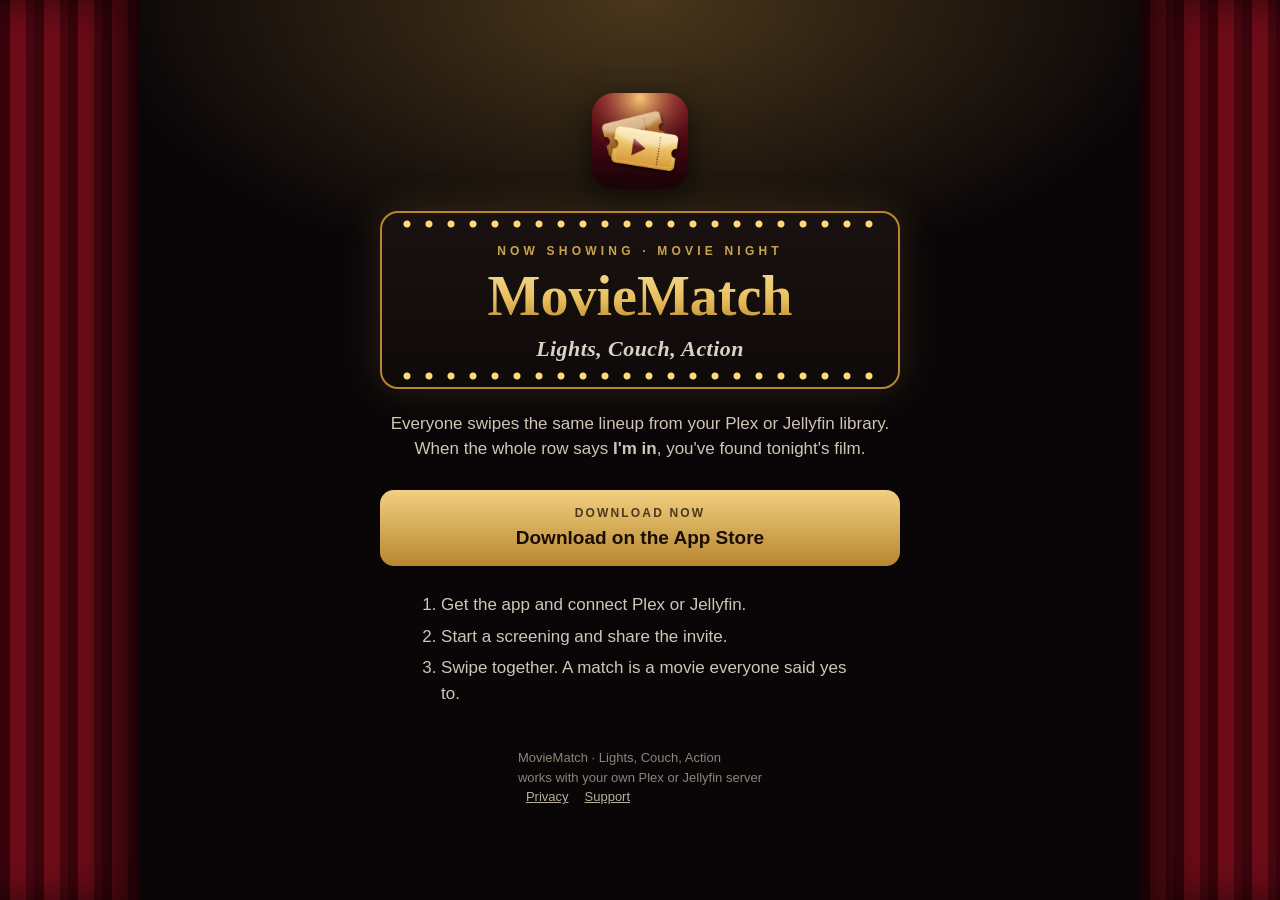
<file: index.html>
<!doctype html>
<html lang="en">
<head>
<meta charset="utf-8">
<meta name="viewport" content="width=device-width, initial-scale=1, viewport-fit=cover">
<title>MovieMatch · Lights, Couch, Action</title>
<meta name="description" content="Lights, Couch, Action. Swipe your Plex or Jellyfin library together, and when everyone's in, it's showtime.">
<!-- Safari shows an "Open / Get" App Store banner when this is filled in (build.sh does it). -->
<meta name="apple-itunes-app" content="app-id=6839865876">
<meta property="og:type" content="website">
<meta property="og:site_name" content="MovieMatch">
<meta property="og:title" content="MovieMatch · Lights, Couch, Action">
<meta property="og:description" content="Lights, Couch, Action. Swipe your Plex or Jellyfin library together, and when everyone's in, it's showtime.">
<meta property="og:url" content="https://moviematch.kportal.net/">
<meta property="og:image" content="https://moviematch.kportal.net/og.png">
<meta property="og:image:width" content="1200">
<meta property="og:image:height" content="630">
<meta name="twitter:card" content="summary_large_image">
<meta name="theme-color" content="#0a0608">
<link rel="apple-touch-icon" href="apple-touch-icon.png">
<link rel="icon" href="icon.png">
<link rel="stylesheet" href="style.css">
</head>
<body>
<main>
  <img class="icon" src="icon.png" alt="">
  <div class="marquee">
    <div class="kicker">NOW SHOWING · MOVIE NIGHT</div>
    <h1>MovieMatch</h1>
    <p class="slogan">Lights, Couch, Action</p>
  </div>
  <p class="lead">Everyone swipes the same lineup from your Plex or Jellyfin library. When the whole row says <strong>I'm in</strong>, you've found tonight's film.</p>
  <a class="btn primary download" href="https://apps.apple.com/app/id6839865876"><span class="dl-kicker">Download now</span><span class="dl-main">Download on the App Store</span></a>
  <ol class="steps">
    <li>Get the app and connect Plex or Jellyfin.</li>
    <li>Start a screening and share the invite.</li>
    <li>Swipe together. A match is a movie everyone said yes to.</li>
  </ol>
</main>
<footer>MovieMatch · Lights, Couch, Action<br>works with your own Plex or Jellyfin server<br><a href="privacy/">Privacy</a><a href="support/">Support</a></footer>
</body>
</html>
</file>
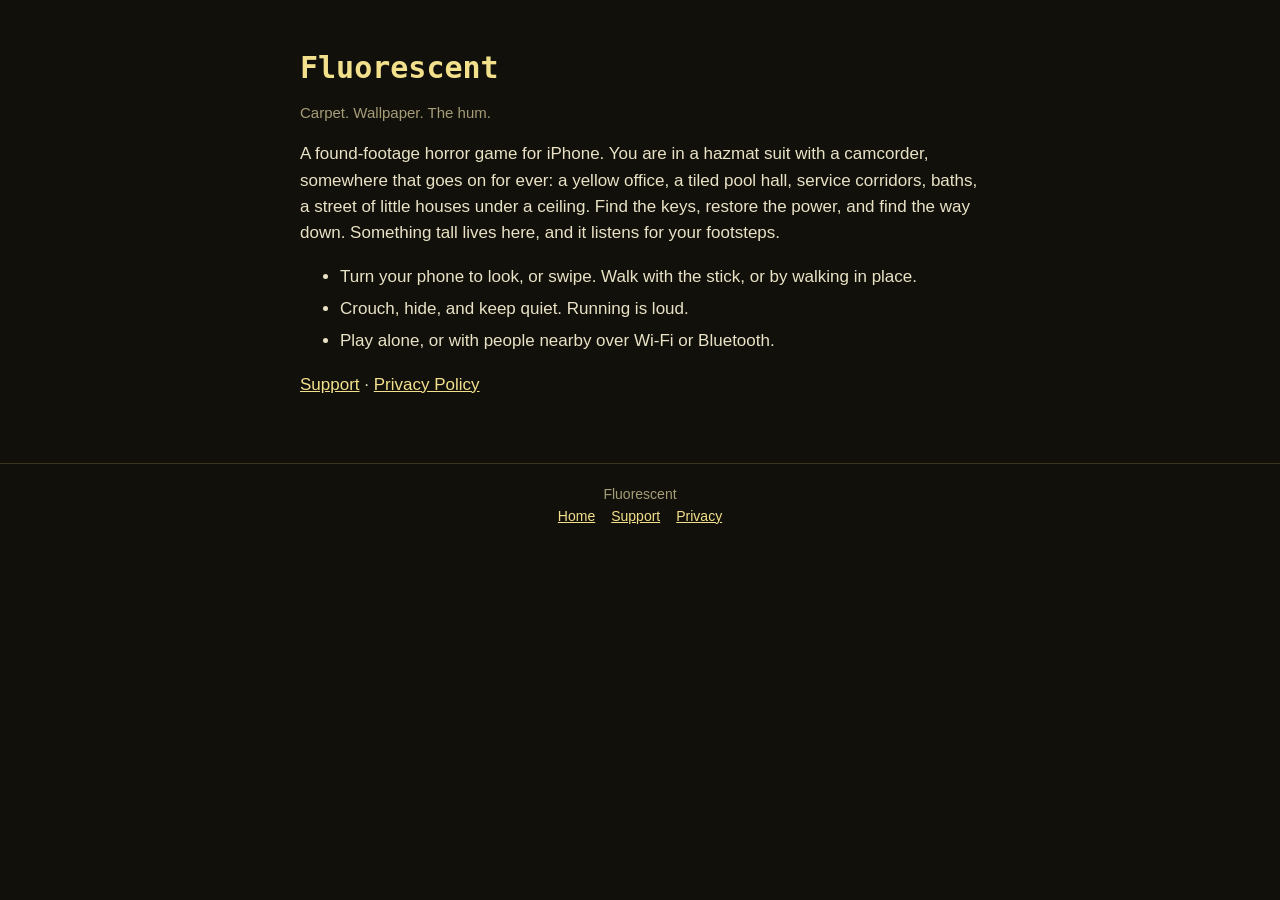
<file: fluorescent/index.html>
<!doctype html>
<html lang="en">
<head>
<meta charset="utf-8">
<meta name="viewport" content="width=device-width, initial-scale=1, viewport-fit=cover">
<title>Fluorescent</title>
<meta name="description" content="Fluorescent: a found-footage horror game for iPhone. Endless halls, one tape, something tall that listens.">
<meta name="theme-color" content="#12100a">
<style>
:root{color-scheme:dark}
body{margin:0;background:#12100a;color:#e9e2c6;font:17px/1.55 -apple-system,BlinkMacSystemFont,"Segoe UI",sans-serif}
main{max-width:680px;margin:0 auto;padding:32px 22px 48px}
h1{font:600 30px/1.2 ui-monospace,Menlo,monospace;color:#f2e08c;margin:18px 0 6px}
h2{font:600 19px/1.3 ui-monospace,Menlo,monospace;color:#f2e08c;margin:30px 0 8px}
a{color:#f2e08c}
.updated,.tag{color:#a59c78;font-size:15px}
nav a{font:15px ui-monospace,Menlo,monospace;text-decoration:none}
footer{border-top:1px solid #3a341f;color:#a59c78;font-size:14px;text-align:center;padding:20px}
footer a{margin:0 8px}
li{margin:6px 0}
</style>
</head>
<body>
<main>
  <h1>Fluorescent</h1>
  <p class="tag">Carpet. Wallpaper. The hum.</p>
  <p>A found-footage horror game for iPhone. You are in a hazmat suit with a camcorder, somewhere that goes on for ever: a yellow office, a tiled pool hall, service corridors, baths, a street of little houses under a ceiling. Find the keys, restore the power, and find the way down. Something tall lives here, and it listens for your footsteps.</p>
  <ul>
    <li>Turn your phone to look, or swipe. Walk with the stick, or by walking in place.</li>
    <li>Crouch, hide, and keep quiet. Running is loud.</li>
    <li>Play alone, or with people nearby over Wi-Fi or Bluetooth.</li>
  </ul>
  <p><a href="support/">Support</a> · <a href="privacy/">Privacy Policy</a></p>
</main>
<footer>Fluorescent<br><a href="./">Home</a><a href="./support/">Support</a><a href="./privacy/">Privacy</a></footer>
</body>
</html>
</file>
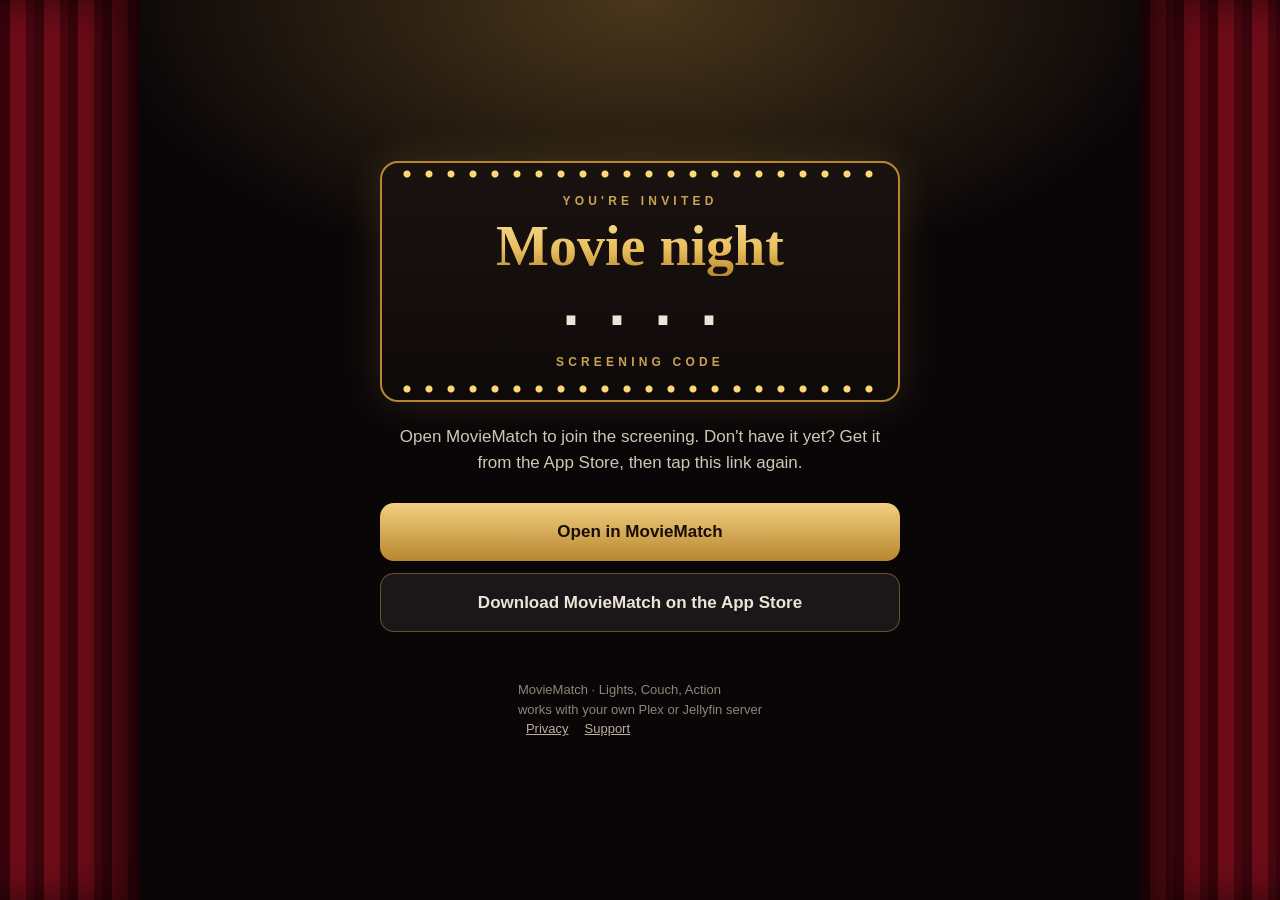
<file: join/index.html>
<!doctype html>
<html lang="en">
<head>
<meta charset="utf-8">
<meta name="viewport" content="width=device-width, initial-scale=1, viewport-fit=cover">
<title>You're invited to a MovieMatch screening</title>
<meta name="description" content="Lights, Couch, Action. Join the screening and swipe movies together. When everyone's in, it's showtime.">
<meta name="apple-itunes-app" content="app-id=6839865876">
<!-- iMessage builds the link bubble from these tags. -->
<meta property="og:type" content="website">
<meta property="og:site_name" content="MovieMatch">
<meta property="og:title" content="You're invited to movie night 🎟️">
<meta property="og:description" content="Lights, Couch, Action. Join my MovieMatch screening and swipe together. When everyone's in, it's showtime.">
<meta property="og:image" content="https://moviematch.kportal.net/og.png">
<meta property="og:image:width" content="1200">
<meta property="og:image:height" content="630">
<meta name="twitter:card" content="summary_large_image">
<meta name="theme-color" content="#0a0608">
<link rel="apple-touch-icon" href="../apple-touch-icon.png">
<link rel="icon" href="../icon.png">
<link rel="stylesheet" href="../style.css">
</head>
<body>
<main>
  <div class="marquee">
    <div class="kicker">YOU'RE INVITED</div>
    <h1>Movie night</h1>
    <div class="code" id="code" aria-label="Screening code">····</div>
    <div class="kicker" style="margin-top:8px">SCREENING CODE</div>
  </div>
  <p class="lead">Open MovieMatch to join the screening. Don't have it yet? Get it from the App Store, then tap this link again.</p>
  <a class="btn primary" id="open" href="moviematch://">Open in MovieMatch</a>
  <a class="btn secondary" href="https://apps.apple.com/app/id6839865876">Download MovieMatch on the App Store</a>
</main>
<footer>MovieMatch · Lights, Couch, Action<br>works with your own Plex or Jellyfin server<br><a href="../privacy/">Privacy</a><a href="../support/">Support</a></footer>
<script>
  // /join/ABCD (or /join/?code=ABCD): show the code and point the button at the app.
  (function () {
    // Works at the site root or under a sub-path (GitHub Pages: /moviematch-site/join/...).
    var parts = location.pathname.split("/").filter(Boolean);
    var j = parts.indexOf("join");
    var fromPath = j >= 0 && parts[j + 1] && parts[j + 1] !== "index.html" ? parts[j + 1] : "";
    var raw = (fromPath || new URLSearchParams(location.search).get("code") || "").toUpperCase();
    if (!/^[A-Z]{4}$/.test(raw)) return;
    var el = document.getElementById("code");
    el.textContent = raw;
    el.setAttribute("aria-label", "Screening code " + raw.split("").join(" "));
    document.getElementById("open").href = "moviematch://join/" + raw;
    document.title = "Join screening " + raw + " on MovieMatch";
  })();
</script>
</body>
</html>
</file>
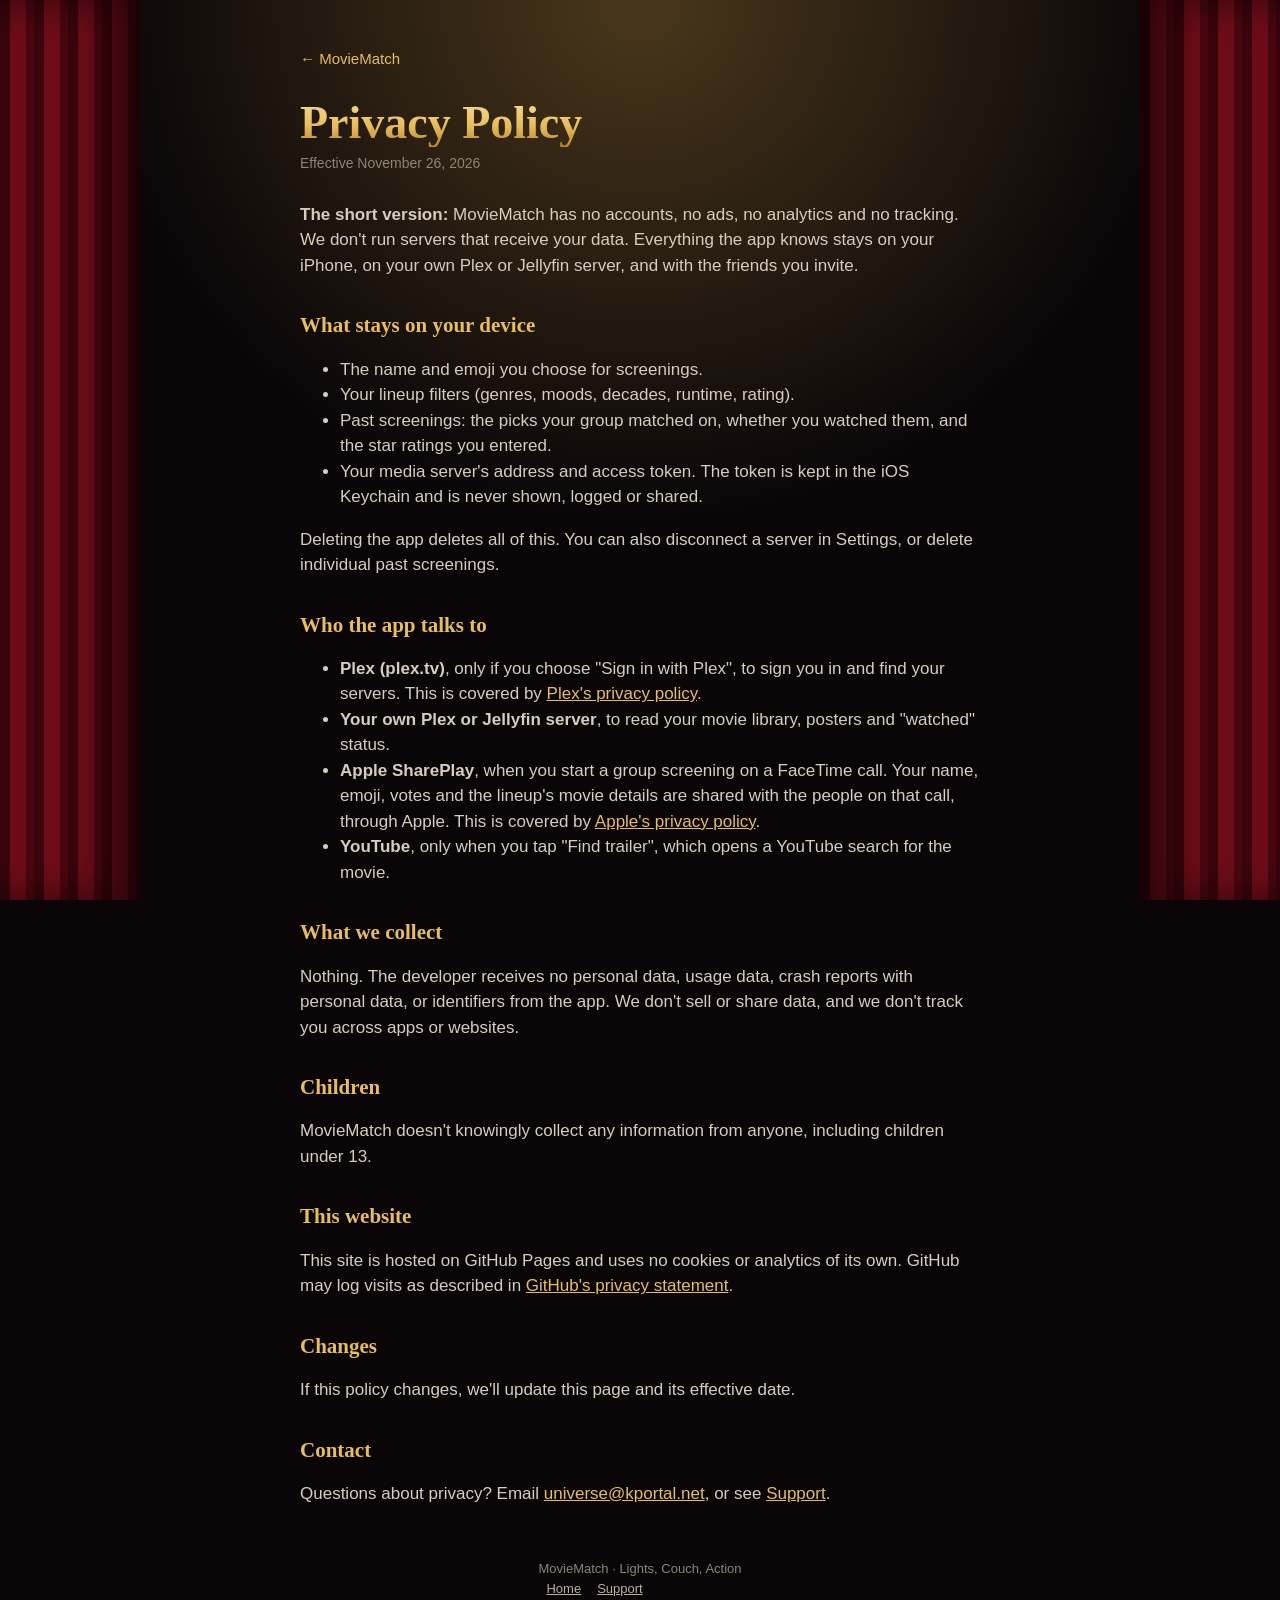
<file: privacy/index.html>
<!doctype html>
<html lang="en">
<head>
<meta charset="utf-8">
<meta name="viewport" content="width=device-width, initial-scale=1, viewport-fit=cover">
<title>Privacy Policy · MovieMatch</title>
<meta name="description" content="MovieMatch privacy policy: no accounts, no tracking, no ads. Your data stays on your device and your own media server.">
<meta name="theme-color" content="#0a0608">
<link rel="icon" href="../icon.png">
<link rel="stylesheet" href="../style.css">
</head>
<body>
<main class="doc">
  <nav class="top"><a href="../">← MovieMatch</a></nav>
  <h1>Privacy Policy</h1>
  <p class="updated">Effective November 26, 2026</p>

  <p><strong>The short version:</strong> MovieMatch has no accounts, no ads, no analytics and no tracking. We don't run servers that receive your data. Everything the app knows stays on your iPhone, on your own Plex or Jellyfin server, and with the friends you invite.</p>

  <h2>What stays on your device</h2>
  <ul>
    <li>The name and emoji you choose for screenings.</li>
    <li>Your lineup filters (genres, moods, decades, runtime, rating).</li>
    <li>Past screenings: the picks your group matched on, whether you watched them, and the star ratings you entered.</li>
    <li>Your media server's address and access token. The token is kept in the iOS Keychain and is never shown, logged or shared.</li>
  </ul>
  <p>Deleting the app deletes all of this. You can also disconnect a server in Settings, or delete individual past screenings.</p>

  <h2>Who the app talks to</h2>
  <ul>
    <li><strong>Plex (plex.tv)</strong>, only if you choose "Sign in with Plex", to sign you in and find your servers. This is covered by <a href="https://www.plex.tv/about/privacy-legal/">Plex's privacy policy</a>.</li>
    <li><strong>Your own Plex or Jellyfin server</strong>, to read your movie library, posters and "watched" status.</li>
    <li><strong>Apple SharePlay</strong>, when you start a group screening on a FaceTime call. Your name, emoji, votes and the lineup's movie details are shared with the people on that call, through Apple. This is covered by <a href="https://www.apple.com/legal/privacy/">Apple's privacy policy</a>.</li>
    <li><strong>YouTube</strong>, only when you tap "Find trailer", which opens a YouTube search for the movie.</li>
  </ul>

  <h2>What we collect</h2>
  <p>Nothing. The developer receives no personal data, usage data, crash reports with personal data, or identifiers from the app. We don't sell or share data, and we don't track you across apps or websites.</p>

  <h2>Children</h2>
  <p>MovieMatch doesn't knowingly collect any information from anyone, including children under 13.</p>

  <h2>This website</h2>
  <p>This site is hosted on GitHub Pages and uses no cookies or analytics of its own. GitHub may log visits as described in <a href="https://docs.github.com/en/site-policy/privacy-policies/github-general-privacy-statement">GitHub's privacy statement</a>.</p>

  <h2>Changes</h2>
  <p>If this policy changes, we'll update this page and its effective date.</p>

  <h2>Contact</h2>
  <p>Questions about privacy? Email <a href="mailto:universe@kportal.net?subject=MovieMatch%20privacy">universe@kportal.net</a>, or see <a href="../support/">Support</a>.</p>
</main>
<footer>MovieMatch · Lights, Couch, Action<br><a href="../">Home</a><a href="../support/">Support</a></footer>
</body>
</html>
</file>
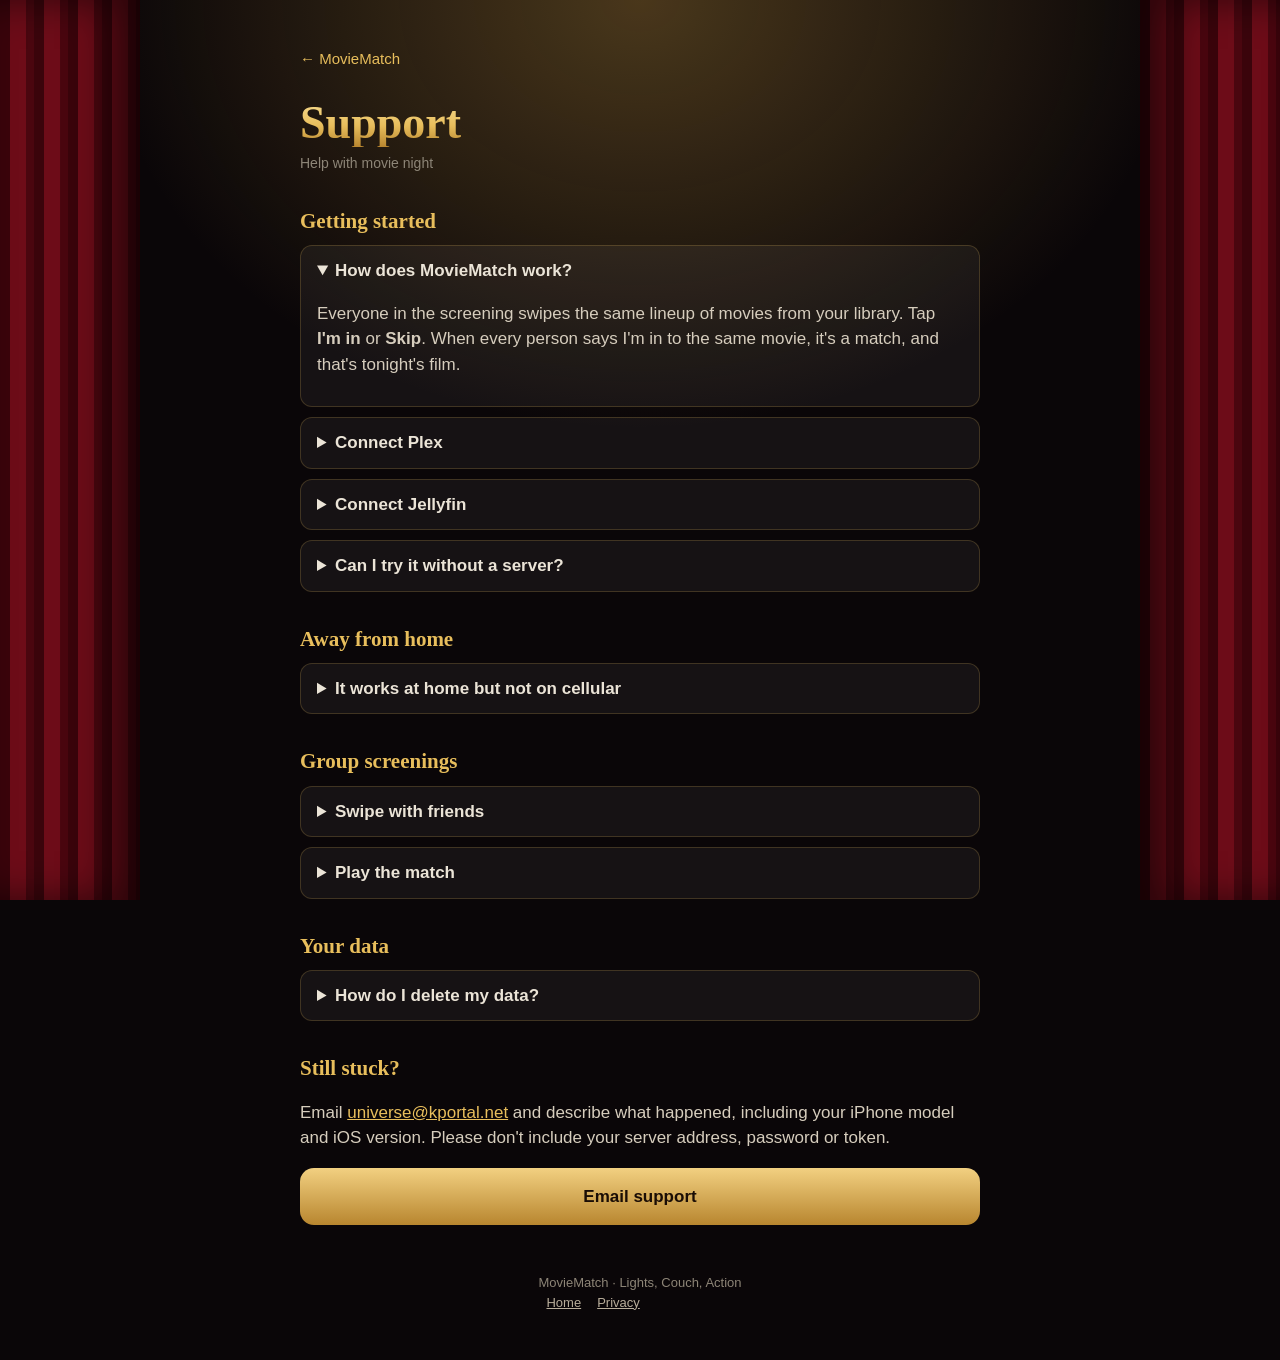
<file: support/index.html>
<!doctype html>
<html lang="en">
<head>
<meta charset="utf-8">
<meta name="viewport" content="width=device-width, initial-scale=1, viewport-fit=cover">
<title>Support · MovieMatch</title>
<meta name="description" content="Help with MovieMatch: connecting Plex or Jellyfin, watching away from home, and group screenings with SharePlay.">
<meta name="theme-color" content="#0a0608">
<link rel="icon" href="../icon.png">
<link rel="stylesheet" href="../style.css">
</head>
<body>
<main class="doc">
  <nav class="top"><a href="../">← MovieMatch</a></nav>
  <h1>Support</h1>
  <p class="updated">Help with movie night</p>

  <h2>Getting started</h2>
  <details open><summary>How does MovieMatch work?</summary>
    <p>Everyone in the screening swipes the same lineup of movies from your library. Tap <strong>I'm in</strong> or <strong>Skip</strong>. When every person says I'm in to the same movie, it's a match, and that's tonight's film.</p></details>
  <details><summary>Connect Plex</summary>
    <p>Open Settings → <strong>Sign in with Plex</strong>, approve in the browser, then pick your server. You can also enter a server address and token by hand under "Manual setup".</p></details>
  <details><summary>Connect Jellyfin</summary>
    <p>Open Settings → <strong>Jellyfin</strong>, enter your server address (for example <code>http://192.168.1.20:8096</code> or your public address), your username and password. Your password is only used to sign in and isn't stored; the app keeps an access token in the Keychain.</p></details>
  <details><summary>Can I try it without a server?</summary>
    <p>Yes. Without a server, MovieMatch uses a set of demo movies with simulated friends so you can see how it works.</p></details>

  <h2>Away from home</h2>
  <details><summary>It works at home but not on cellular</summary>
    <p>MovieMatch talks to your own media server, so the server must be reachable from outside your home. For Plex, turn on <strong>Remote Access</strong> in your server's settings. MovieMatch automatically switches between your server's home and remote addresses. For Jellyfin, use an address that works outside your network, such as a reverse proxy or VPN.</p></details>

  <h2>Group screenings</h2>
  <details><summary>Swipe with friends</summary>
    <p>Start a FaceTime call, choose <strong>SharePlay</strong> as the session type, then tap Start the show. Everyone on the call who has MovieMatch can join from the SharePlay banner.</p></details>
  <details><summary>Play the match</summary>
    <p>Open the match and tap <strong>Play on Plex</strong> or <strong>Play on Jellyfin</strong> to open the movie on your server.</p></details>

  <h2>Your data</h2>
  <details><summary>How do I delete my data?</summary>
    <p>Disconnect your server in Settings, swipe to delete past screenings, or delete the app to remove everything. See the <a href="../privacy/">Privacy Policy</a>.</p></details>

  <h2>Still stuck?</h2>
  <p>Email <a href="mailto:universe@kportal.net?subject=MovieMatch%20support">universe@kportal.net</a> and describe what happened, including your iPhone model and iOS version. Please don't include your server address, password or token.</p>
  <a class="btn primary" style="text-align:center" href="mailto:universe@kportal.net?subject=MovieMatch%20support">Email support</a>
</main>
<footer>MovieMatch · Lights, Couch, Action<br><a href="../">Home</a><a href="../privacy/">Privacy</a></footer>
</body>
</html>
</file>
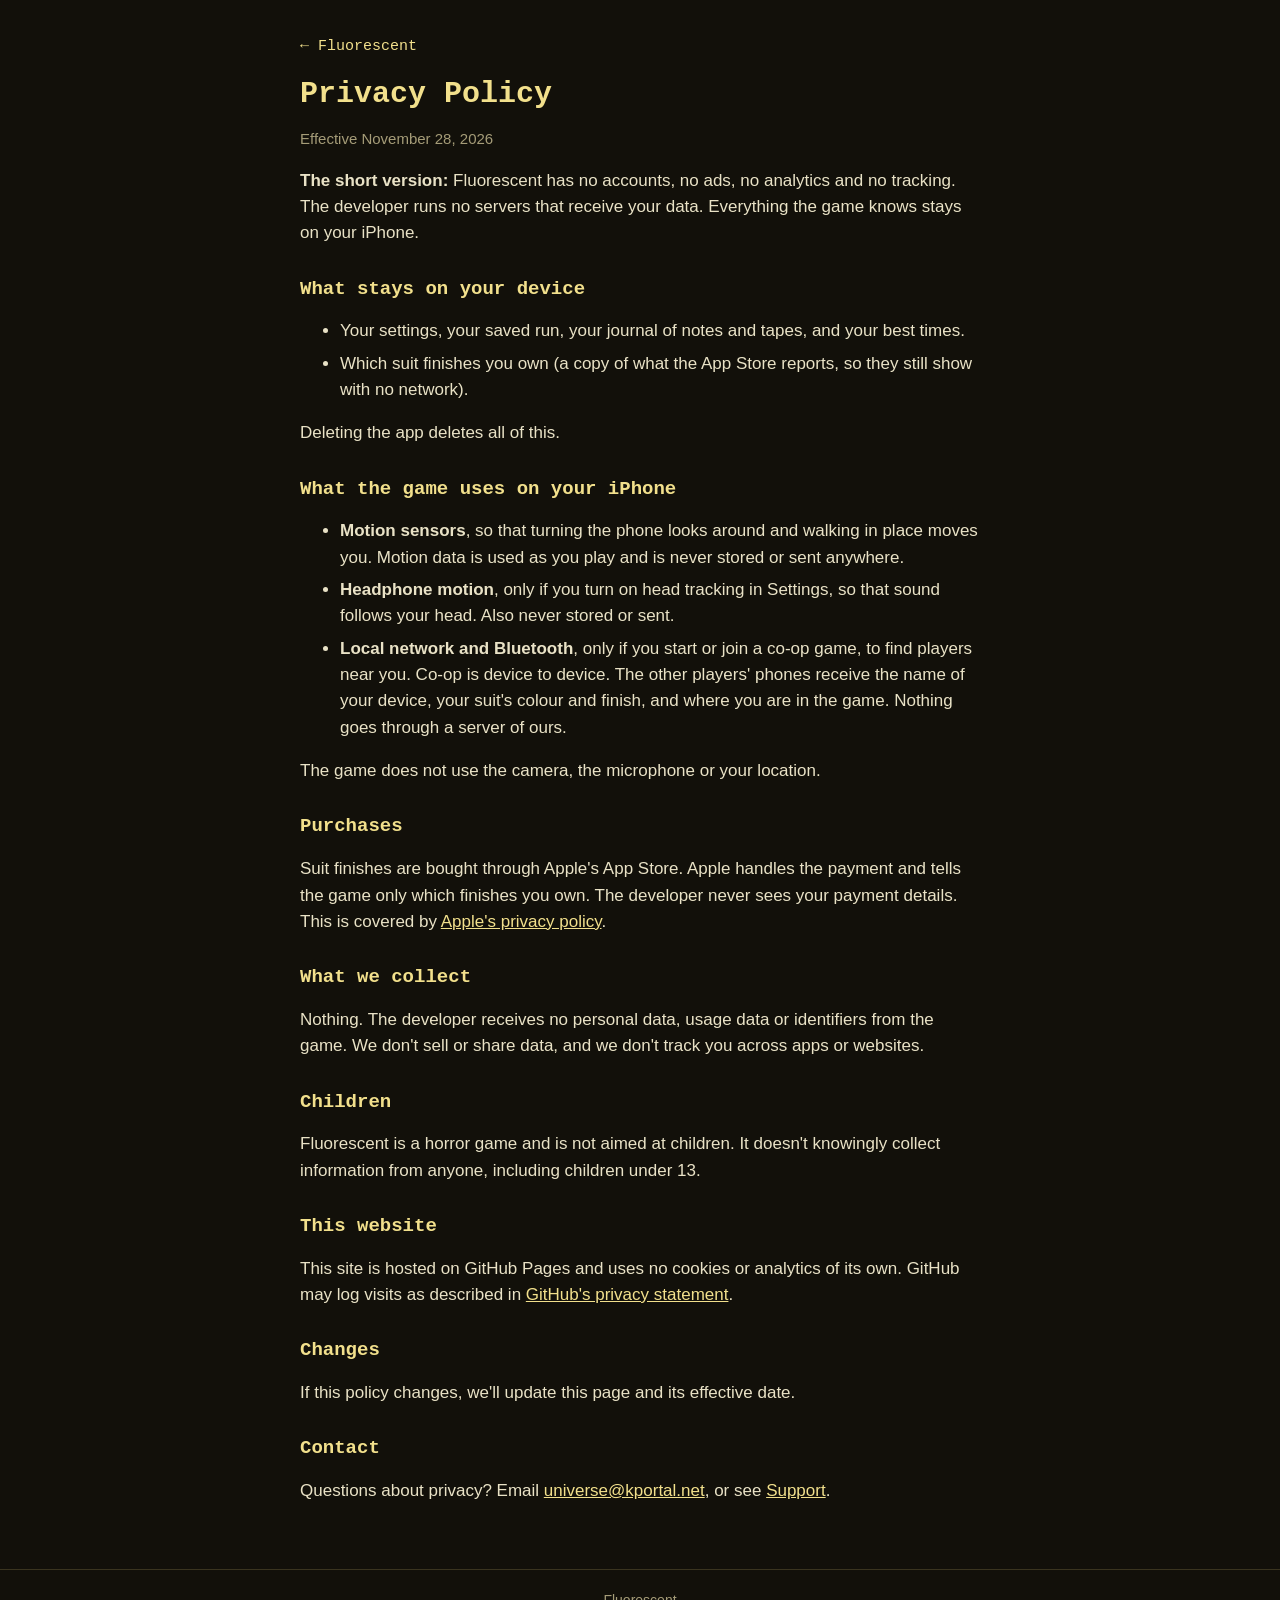
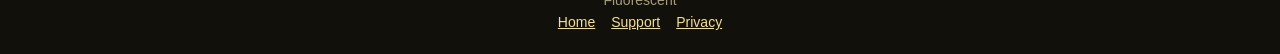
<file: fluorescent/privacy/index.html>
<!doctype html>
<html lang="en">
<head>
<meta charset="utf-8">
<meta name="viewport" content="width=device-width, initial-scale=1, viewport-fit=cover">
<title>Privacy Policy · Fluorescent</title>
<meta name="description" content="Fluorescent privacy policy: no accounts, no ads, no analytics, no tracking. Nothing leaves your iPhone.">
<meta name="theme-color" content="#12100a">
<style>
:root{color-scheme:dark}
body{margin:0;background:#12100a;color:#e9e2c6;font:17px/1.55 -apple-system,BlinkMacSystemFont,"Segoe UI",sans-serif}
main{max-width:680px;margin:0 auto;padding:32px 22px 48px}
h1{font:600 30px/1.2 ui-monospace,Menlo,monospace;color:#f2e08c;margin:18px 0 6px}
h2{font:600 19px/1.3 ui-monospace,Menlo,monospace;color:#f2e08c;margin:30px 0 8px}
a{color:#f2e08c}
.updated,.tag{color:#a59c78;font-size:15px}
nav a{font:15px ui-monospace,Menlo,monospace;text-decoration:none}
footer{border-top:1px solid #3a341f;color:#a59c78;font-size:14px;text-align:center;padding:20px}
footer a{margin:0 8px}
li{margin:6px 0}
</style>
</head>
<body>
<main>
  <nav><a href="../">← Fluorescent</a></nav>
  <h1>Privacy Policy</h1>
  <p class="updated">Effective November 28, 2026</p>

  <p><strong>The short version:</strong> Fluorescent has no accounts, no ads, no analytics and no tracking. The developer runs no servers that receive your data. Everything the game knows stays on your iPhone.</p>

  <h2>What stays on your device</h2>
  <ul>
    <li>Your settings, your saved run, your journal of notes and tapes, and your best times.</li>
    <li>Which suit finishes you own (a copy of what the App Store reports, so they still show with no network).</li>
  </ul>
  <p>Deleting the app deletes all of this.</p>

  <h2>What the game uses on your iPhone</h2>
  <ul>
    <li><strong>Motion sensors</strong>, so that turning the phone looks around and walking in place moves you. Motion data is used as you play and is never stored or sent anywhere.</li>
    <li><strong>Headphone motion</strong>, only if you turn on head tracking in Settings, so that sound follows your head. Also never stored or sent.</li>
    <li><strong>Local network and Bluetooth</strong>, only if you start or join a co-op game, to find players near you. Co-op is device to device. The other players' phones receive the name of your device, your suit's colour and finish, and where you are in the game. Nothing goes through a server of ours.</li>
  </ul>
  <p>The game does not use the camera, the microphone or your location.</p>

  <h2>Purchases</h2>
  <p>Suit finishes are bought through Apple's App Store. Apple handles the payment and tells the game only which finishes you own. The developer never sees your payment details. This is covered by <a href="https://www.apple.com/legal/privacy/">Apple's privacy policy</a>.</p>

  <h2>What we collect</h2>
  <p>Nothing. The developer receives no personal data, usage data or identifiers from the game. We don't sell or share data, and we don't track you across apps or websites.</p>

  <h2>Children</h2>
  <p>Fluorescent is a horror game and is not aimed at children. It doesn't knowingly collect information from anyone, including children under 13.</p>

  <h2>This website</h2>
  <p>This site is hosted on GitHub Pages and uses no cookies or analytics of its own. GitHub may log visits as described in <a href="https://docs.github.com/en/site-policy/privacy-policies/github-general-privacy-statement">GitHub's privacy statement</a>.</p>

  <h2>Changes</h2>
  <p>If this policy changes, we'll update this page and its effective date.</p>

  <h2>Contact</h2>
  <p>Questions about privacy? Email <a href="mailto:universe@kportal.net?subject=Fluorescent%20privacy">universe@kportal.net</a>, or see <a href="../support/">Support</a>.</p>
</main>
<footer>Fluorescent<br><a href="../">Home</a><a href="../support/">Support</a><a href="../privacy/">Privacy</a></footer>
</body>
</html>
</file>
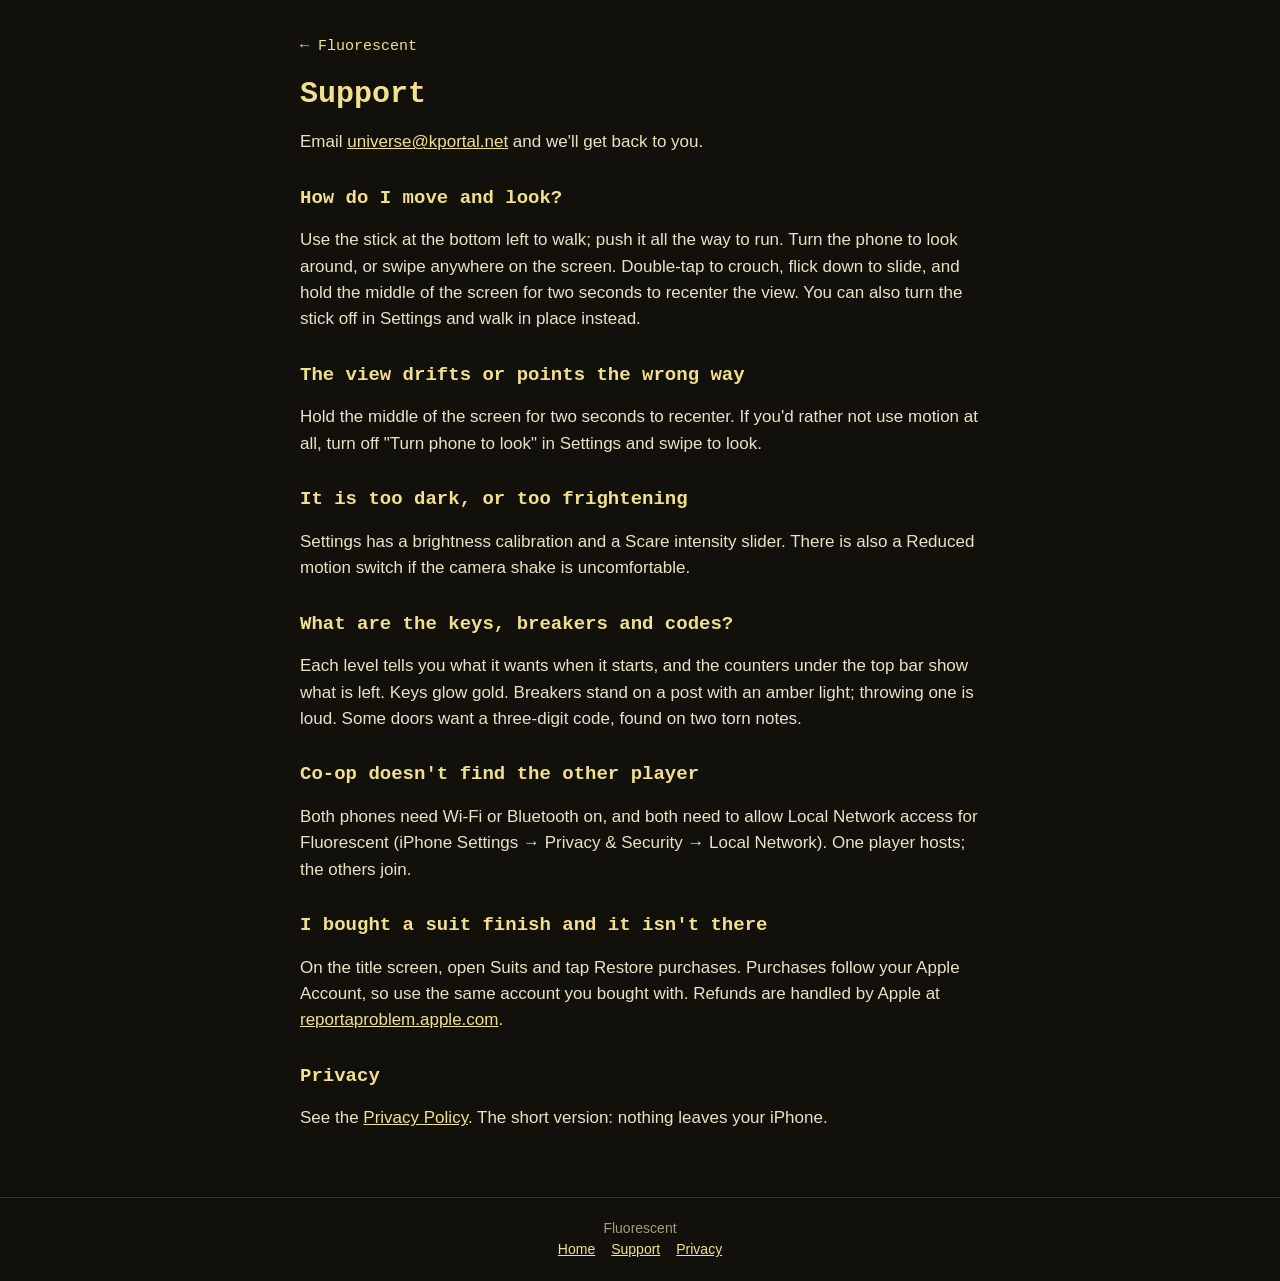
<file: fluorescent/support/index.html>
<!doctype html>
<html lang="en">
<head>
<meta charset="utf-8">
<meta name="viewport" content="width=device-width, initial-scale=1, viewport-fit=cover">
<title>Support · Fluorescent</title>
<meta name="description" content="Help for Fluorescent: controls, co-op, purchases and contact.">
<meta name="theme-color" content="#12100a">
<style>
:root{color-scheme:dark}
body{margin:0;background:#12100a;color:#e9e2c6;font:17px/1.55 -apple-system,BlinkMacSystemFont,"Segoe UI",sans-serif}
main{max-width:680px;margin:0 auto;padding:32px 22px 48px}
h1{font:600 30px/1.2 ui-monospace,Menlo,monospace;color:#f2e08c;margin:18px 0 6px}
h2{font:600 19px/1.3 ui-monospace,Menlo,monospace;color:#f2e08c;margin:30px 0 8px}
a{color:#f2e08c}
.updated,.tag{color:#a59c78;font-size:15px}
nav a{font:15px ui-monospace,Menlo,monospace;text-decoration:none}
footer{border-top:1px solid #3a341f;color:#a59c78;font-size:14px;text-align:center;padding:20px}
footer a{margin:0 8px}
li{margin:6px 0}
</style>
</head>
<body>
<main>
  <nav><a href="../">← Fluorescent</a></nav>
  <h1>Support</h1>
  <p>Email <a href="mailto:universe@kportal.net?subject=Fluorescent%20support">universe@kportal.net</a> and we'll get back to you.</p>

  <h2>How do I move and look?</h2>
  <p>Use the stick at the bottom left to walk; push it all the way to run. Turn the phone to look around, or swipe anywhere on the screen. Double-tap to crouch, flick down to slide, and hold the middle of the screen for two seconds to recenter the view. You can also turn the stick off in Settings and walk in place instead.</p>

  <h2>The view drifts or points the wrong way</h2>
  <p>Hold the middle of the screen for two seconds to recenter. If you'd rather not use motion at all, turn off "Turn phone to look" in Settings and swipe to look.</p>

  <h2>It is too dark, or too frightening</h2>
  <p>Settings has a brightness calibration and a Scare intensity slider. There is also a Reduced motion switch if the camera shake is uncomfortable.</p>

  <h2>What are the keys, breakers and codes?</h2>
  <p>Each level tells you what it wants when it starts, and the counters under the top bar show what is left. Keys glow gold. Breakers stand on a post with an amber light; throwing one is loud. Some doors want a three-digit code, found on two torn notes.</p>

  <h2>Co-op doesn't find the other player</h2>
  <p>Both phones need Wi-Fi or Bluetooth on, and both need to allow Local Network access for Fluorescent (iPhone Settings → Privacy &amp; Security → Local Network). One player hosts; the others join.</p>

  <h2>I bought a suit finish and it isn't there</h2>
  <p>On the title screen, open Suits and tap Restore purchases. Purchases follow your Apple Account, so use the same account you bought with. Refunds are handled by Apple at <a href="https://reportaproblem.apple.com">reportaproblem.apple.com</a>.</p>

  <h2>Privacy</h2>
  <p>See the <a href="../privacy/">Privacy Policy</a>. The short version: nothing leaves your iPhone.</p>
</main>
<footer>Fluorescent<br><a href="../">Home</a><a href="../support/">Support</a><a href="../privacy/">Privacy</a></footer>
</body>
</html>
</file>
<file: style.css>
:root{--gold:#e8be5c;--gold-deep:#b8862f;--cream:#ebe4d7;--velvet:#5a0812;--ink:#0a0608}
*{box-sizing:border-box}
html,body{margin:0;min-height:100%;background:var(--ink);color:var(--cream);
  font:17px/1.5 -apple-system,BlinkMacSystemFont,"Helvetica Neue",sans-serif}
body{min-height:100vh;display:flex;flex-direction:column;align-items:center;justify-content:center;
  padding:48px 20px;position:relative;overflow-x:hidden;
  background:radial-gradient(ellipse 60% 45% at 50% 0%,rgba(150,115,50,.45),transparent 70%),var(--ink)}
body::before,body::after{content:"";position:fixed;top:0;bottom:0;width:min(14vw,140px);z-index:0;
  background:repeating-linear-gradient(90deg,#3a040b 0 10px,#6d0c18 10px 26px,#4a060f 26px 34px)}
body::before{left:0;box-shadow:inset -30px 0 40px rgba(0,0,0,.6)}
body::after{right:0;box-shadow:inset 30px 0 40px rgba(0,0,0,.6)}
main{position:relative;z-index:1;max-width:520px;width:100%;text-align:center}
.marquee{border:2px solid var(--gold-deep);border-radius:18px;padding:26px 20px 22px;position:relative;
  background:linear-gradient(#1a1210,#0e0a09);box-shadow:0 0 40px rgba(232,190,92,.15)}
.marquee::before,.marquee::after{content:"";position:absolute;left:14px;right:14px;height:8px;
  background:radial-gradient(circle,#ffd678 0 3px,transparent 4px) 0 0/22px 8px repeat-x}
.marquee::before{top:7px}.marquee::after{bottom:7px}
.kicker{font:800 12px/1 -apple-system,sans-serif;letter-spacing:.35em;color:var(--gold);opacity:.85;margin:6px 0 10px}
h1{font:700 clamp(40px,10vw,56px)/1.05 Georgia,"Times New Roman",serif;margin:0;
  background:linear-gradient(#f6dc93,var(--gold) 55%,var(--gold-deep));-webkit-background-clip:text;background-clip:text;color:transparent}
.icon{width:96px;height:96px;border-radius:22px;margin:0 auto 22px;display:block;box-shadow:0 10px 30px rgba(0,0,0,.6)}
p.lead{margin:22px auto 28px;max-width:30em;color:#cfc6b6}
.code{font:900 54px/1 ui-monospace,Menlo,monospace;letter-spacing:.25em;color:var(--cream);margin:18px 0 6px;padding-left:.25em}
.btn{display:block;width:100%;padding:16px 20px;border-radius:14px;font-weight:700;text-decoration:none;margin:12px 0}
.btn.primary{background:linear-gradient(#f2d081,var(--gold-deep));color:#1a0d05}
.btn.secondary{background:rgba(255,255,255,.07);color:var(--cream);border:1px solid rgba(232,190,92,.35)}
.btn:focus-visible{outline:3px solid #fff;outline-offset:3px}
ol.steps{text-align:left;color:#cfc6b6;margin:26px auto 0;padding-left:1.3em;max-width:26em}
ol.steps li{margin:6px 0}
footer{position:relative;z-index:1;margin-top:36px;font-size:13px;color:#8d8577}
@media (prefers-reduced-motion:no-preference){.marquee{animation:glow 3s ease-in-out infinite alternate}}
@keyframes glow{to{box-shadow:0 0 60px rgba(232,190,92,.28)}}
.btn.soon{background:rgba(255,255,255,.05);color:#a99f8e;border:1px dashed rgba(232,190,92,.35);cursor:default}
/* Long-form pages (privacy, support) */
main.doc{max-width:680px;text-align:left}
main.doc h1{font-size:clamp(34px,8vw,46px);margin:0 0 6px}
main.doc h2{font:700 21px/1.3 Georgia,serif;color:var(--gold);margin:34px 0 8px}
main.doc p,main.doc li{color:#d6cdbd}
main.doc a{color:var(--gold)}
main.doc .updated{color:#8d8577;font-size:14px;margin:0 0 28px}
main.doc details{background:rgba(255,255,255,.05);border:1px solid rgba(232,190,92,.2);border-radius:12px;padding:12px 16px;margin:10px 0}
main.doc summary{cursor:pointer;font-weight:650;color:var(--cream)}
nav.top{position:relative;z-index:1;margin:0 0 28px;font-size:15px}
nav.top a{color:var(--gold);text-decoration:none}
footer a{color:#b9ae9b;margin:0 8px}
.slogan{font:italic 600 clamp(18px,4.6vw,22px)/1.2 Georgia,"Times New Roman",serif;color:var(--cream);letter-spacing:.02em;margin:10px 0 2px;opacity:.92}
.btn.download{display:flex;flex-direction:column;align-items:center;gap:2px;padding:14px 20px}
.btn.download .dl-kicker{font-size:12px;font-weight:800;letter-spacing:.18em;text-transform:uppercase;opacity:.75}
.btn.download .dl-main{font-size:19px}
</file>
